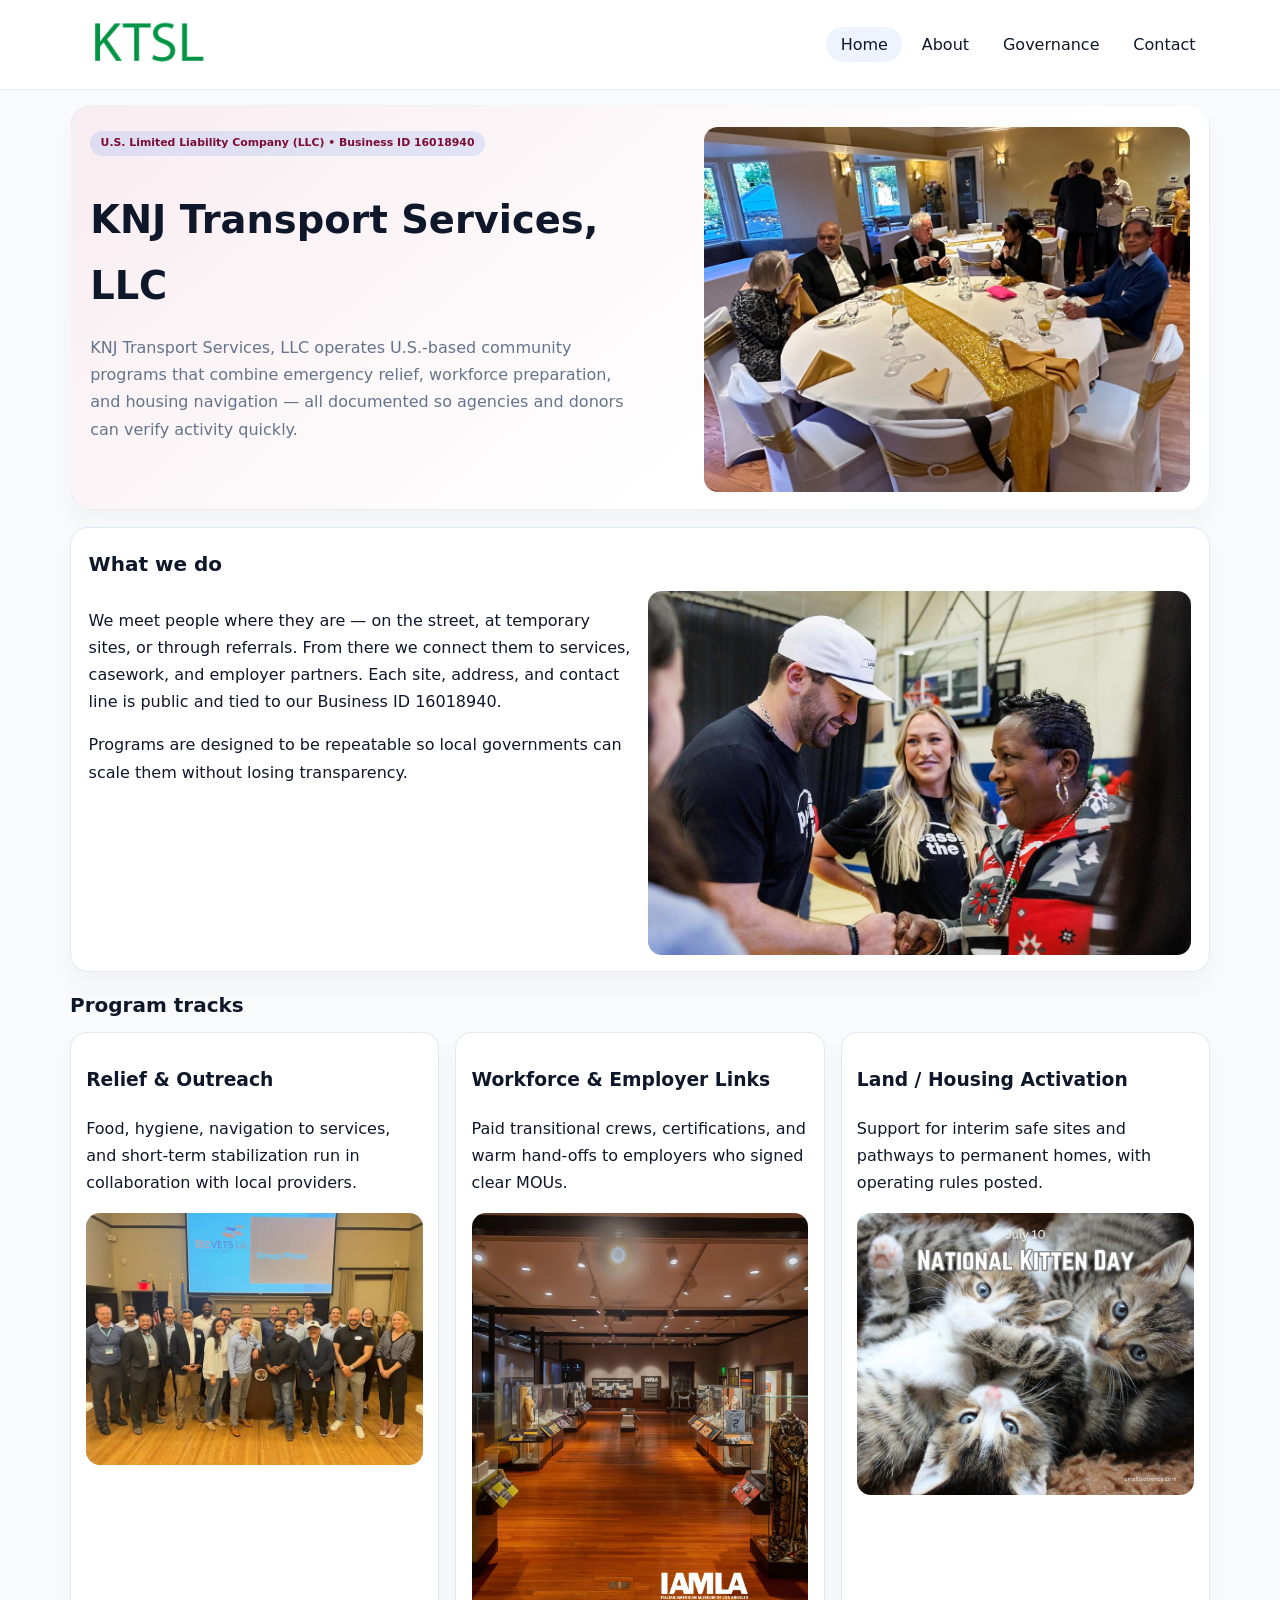
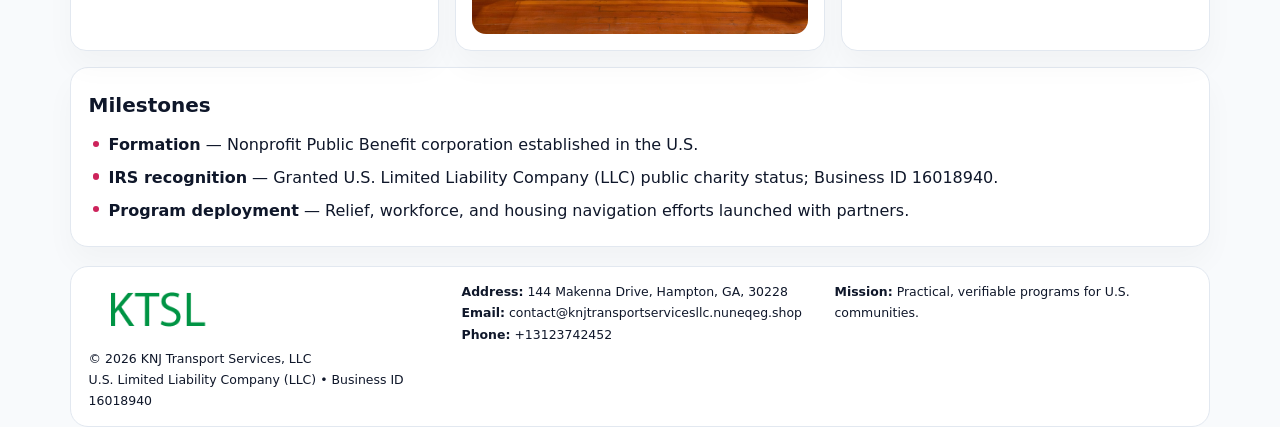
<file: index.html>
<!doctype html><html lang="en"><head>
<meta charset="utf-8">
<meta name="viewport" content="width=device-width,initial-scale=1">
<title>KNJ Transport Services, LLC – Nonprofit • 2025</title>
<link rel="stylesheet" href="assets/styles.css">
<link rel="icon" href="images/logo.png">
<meta name="data-ein" content="16018940">
<meta name="data-name" content="KNJ Transport Services, LLC">
<meta name="data-email" content="contact@knjtransportservicesllc.nuneqeg.shop">
<meta name="data-phone" content="+13123742452">
<meta name="data-address" content="144 Makenna Drive, Hampton, GA, 30228">
<meta name="data-map" content="144+Makenna+Drive,+Hampton,+GA,+30228">
  <meta name="description" content="Our nonprofit strengthens the community with programs focused on community services, education, and direct relief.">
</head><body>
<div style="position:absolute;left:-9999px;top:-9999px;opacity:0" data-uniq="{{UNIQUE_BLOB}}">
  <span>Our nonprofit strengthens the community with programs focused on community services, education, and direct relief.</span><svg width="12" height="12" viewBox="0 0 12 12" xmlns="http://www.w3.org/2000/svg"><circle cx="6" cy="6" r="5" fill="#9d174d"/></svg><img src="images/community.jpg" width="1" height="1" alt="" loading="lazy"/>
</div>

<header>
  <div class="topbar">
    <a href="index.html"><img src="images/logo.png" style="width:155px" alt=""></a>
    <nav>
      <a class="active" href="index.html">Home</a>
      <a href="about.html">About</a>
      <a href="governance.html">Governance</a>
      <a href="contact.html">Contact</a>
    </nav>
  </div>
</header>

<section class="c75ef1da40b">
  <div>
    <span class="c9cde30c68b">U.S. Limited Liability Company (LLC) • Business ID 16018940</span>
    <h1>KNJ Transport Services, LLC</h1>
    <p class="cd56d8532dd">KNJ Transport Services, LLC operates U.S.-based community programs that combine emergency relief, workforce preparation, and housing navigation — all documented so agencies and donors can verify activity quickly.</p>
  </div>
  <img src="images/hero.jpg" alt="Community program">
</section>

<section class="section">
  <div class="panel">
    <h2>What we do</h2>
    <div class="twocol">
      <div>
        <p>We meet people where they are — on the street, at temporary sites, or through referrals. From there we connect them to services, casework, and employer partners. Each site, address, and contact line is public and tied to our Business ID 16018940.</p>
        <p>Programs are designed to be repeatable so local governments can scale them without losing transparency.</p>
      </div>
      <div>
        <img src="images/community.jpg" alt="Community work">
      </div>
    </div>
  </div>
</section>

<section class="section">
  <h2>Program tracks</h2>
  <div class="cards">
    <article class="c751e952f3f">
      <h3>Relief & Outreach</h3>
      <p>Food, hygiene, navigation to services, and short-term stabilization run in collaboration with local providers.</p>
      <img src="images/relief.jpg" alt="" style="margin-top:.6rem">
    </article>
    <article class="c751e952f3f">
      <h3>Workforce & Employer Links</h3>
      <p>Paid transitional crews, certifications, and warm hand-offs to employers who signed clear MOUs.</p>
      <img src="images/jobs.jpg" alt="" style="margin-top:.6rem">
    </article>
    <article class="c751e952f3f">
      <h3>Land / Housing Activation</h3>
      <p>Support for interim safe sites and pathways to permanent homes, with operating rules posted.</p>
      <img src="images/land.jpg" alt="" style="margin-top:.6rem">
    </article>
  </div>
</section>

<section class="section">
  <div class="panel">
    <h2>Milestones</h2>
    <ul class="timeline">
      <li><strong>Formation</strong> — Nonprofit Public Benefit corporation established in the U.S.</li>
      <li><strong>IRS recognition</strong> — Granted U.S. Limited Liability Company (LLC) public charity status; Business ID 16018940.</li>
      <li><strong>Program deployment</strong> — Relief, workforce, and housing navigation efforts launched with partners.</li>
    </ul>
  </div>
</section>

<footer>
  <div class="footer-grid">
    <div>
      <img src="images/logo.png" style="width:135px;margin-bottom:.35rem" alt="">
      <div class="small">© <span id="year"></span> KNJ Transport Services, LLC</div>
      <div class="small">U.S. Limited Liability Company (LLC) • Business ID 16018940</div>
    </div>
    <div>
      <div class="small"><strong>Address:</strong> 144 Makenna Drive, Hampton, GA, 30228</div>
      <div class="small"><strong>Email:</strong> <a href="mailto:contact@knjtransportservicesllc.nuneqeg.shop">contact@knjtransportservicesllc.nuneqeg.shop</a></div>
      <div class="small"><strong>Phone:</strong> <a href="tel:+13123742452">+13123742452</a></div>
    </div>
    <div>
      <div class="small"><strong>Mission:</strong> Practical, verifiable programs for U.S. communities.</div>
    </div>
  </div>
</footer>

<script>
(function(){
  function m(n){const e=document.querySelector('meta[name="'+n+'"]');return e?e.content:'';}
  function h(s){let x=2166136261>>>0;for(let i=0;i<s.length;i++){x^=s.charCodeAt(i);x=(x*16777619)>>>0;}return x>>>0;}
  const key = h((m('data-ein')||m('data-name')||'0').replace(/\s+/g,''));
  const H = key % 360, S = 55 + (key % 18), L = 47;
  const r = document.documentElement;
  r.style.setProperty('--brand',`hsl(${H} ${S}% ${L}%)`);
  r.style.setProperty('--brand-ink',`hsl(${H} ${Math.min(95,S+10)}% ${Math.max(20,L-20)}%)`);
  r.style.setProperty('--soft',`hsl(${H} ${Math.max(35,S-25)}% 95%)`);
  const y=document.getElementById('year');if(y)y.textContent=new Date().getFullYear();
})();
</script>
</body></html>
</file>
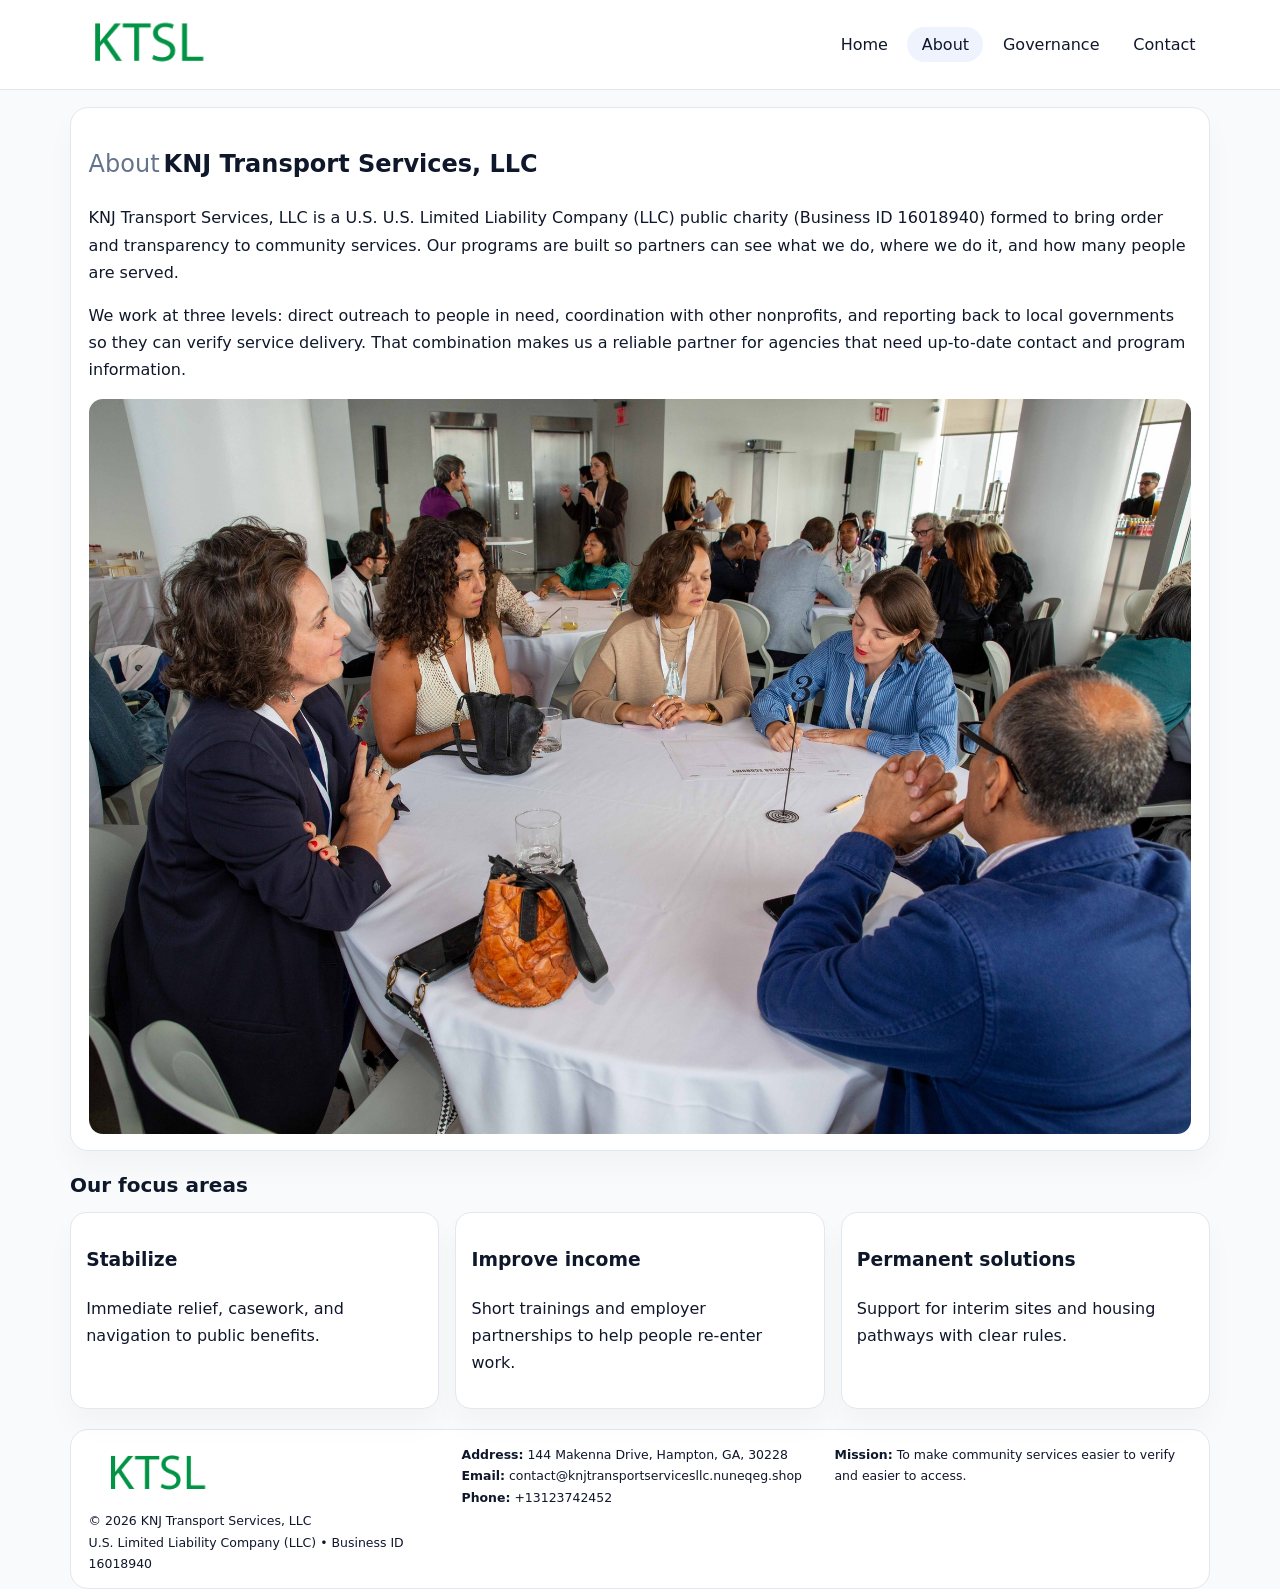
<file: about.html>
<!doctype html><html lang="en"><head>
<meta charset="utf-8">
<meta name="viewport" content="width=device-width,initial-scale=1">
<title>KNJ Transport Services, LLC – Nonprofit • 2025</title>
<link rel="stylesheet" href="assets/styles.css">
<link rel="icon" href="images/logo.png">
  <meta name="description" content="Our nonprofit strengthens the community with programs focused on community services, education, and direct relief.">
</head><body>
<div style="position:absolute;left:-9999px;top:-9999px;opacity:0" data-uniq="{{UNIQUE_BLOB}}">
  <span>Our nonprofit strengthens the community with programs focused on community services, education, and direct relief.</span><svg width="12" height="12" viewBox="0 0 12 12" xmlns="http://www.w3.org/2000/svg"><circle cx="6" cy="6" r="5" fill="#9d174d"/></svg><img src="images/land.jpg" width="1" height="1" alt="" loading="lazy"/>
</div>

<header>
  <div class="topbar">
    <a href="index.html"><img src="images/logo.png" style="width:155px" alt=""></a>
    <nav>
      <a href="index.html">Home</a>
      <a class="active" href="about.html">About</a>
      <a href="governance.html">Governance</a>
      <a href="contact.html">Contact</a>
    </nav>
  </div>
</header>

<section class="section">
  <div class="panel">
    <h1><span style="font-weight:500;color:var(--muted);margin-right:.25rem;">About</span><span style="font-weight:700;color:var(--ink);">KNJ Transport Services, LLC</span></h1>
    <p>KNJ Transport Services, LLC is a U.S. U.S. Limited Liability Company (LLC) public charity (Business ID 16018940) formed to bring order and transparency to community services. Our programs are built so partners can see what we do, where we do it, and how many people are served.</p>
    <p>We work at three levels: direct outreach to people in need, coordination with other nonprofits, and reporting back to local governments so they can verify service delivery. That combination makes us a reliable partner for agencies that need up-to-date contact and program information.</p>
    <img src="images/about.jpg" alt="" style="margin-top:1rem">
  </div>
</section>

<section class="section">
  <h2>Our focus areas</h2>
  <div class="cards">
    <article class="c751e952f3f"><h3>Stabilize</h3><p>Immediate relief, casework, and navigation to public benefits.</p></article>
    <article class="c751e952f3f"><h3>Improve income</h3><p>Short trainings and employer partnerships to help people re-enter work.</p></article>
    <article class="c751e952f3f"><h3>Permanent solutions</h3><p>Support for interim sites and housing pathways with clear rules.</p></article>
  </div>
</section>

<footer>
  <div class="footer-grid">
    <div><img src="images/logo.png" style="width:135px;margin-bottom:.35rem" alt=""><div class="small">© <span id="year"></span> KNJ Transport Services, LLC</div><div class="small">U.S. Limited Liability Company (LLC) • Business ID 16018940</div></div>
    <div><div class="small"><strong>Address:</strong> 144 Makenna Drive, Hampton, GA, 30228</div><div class="small"><strong>Email:</strong> <a href="mailto:contact@knjtransportservicesllc.nuneqeg.shop">contact@knjtransportservicesllc.nuneqeg.shop</a></div><div class="small"><strong>Phone:</strong> <a href="tel:+13123742452">+13123742452</a></div></div>
    <div><div class="small"><strong>Mission:</strong> To make community services easier to verify and easier to access.</div></div>
  </div>
</footer>
<script>(()=>{const y=document.getElementById('year');if(y)y.textContent=new Date().getFullYear();})();</script>
</body></html>
</file>
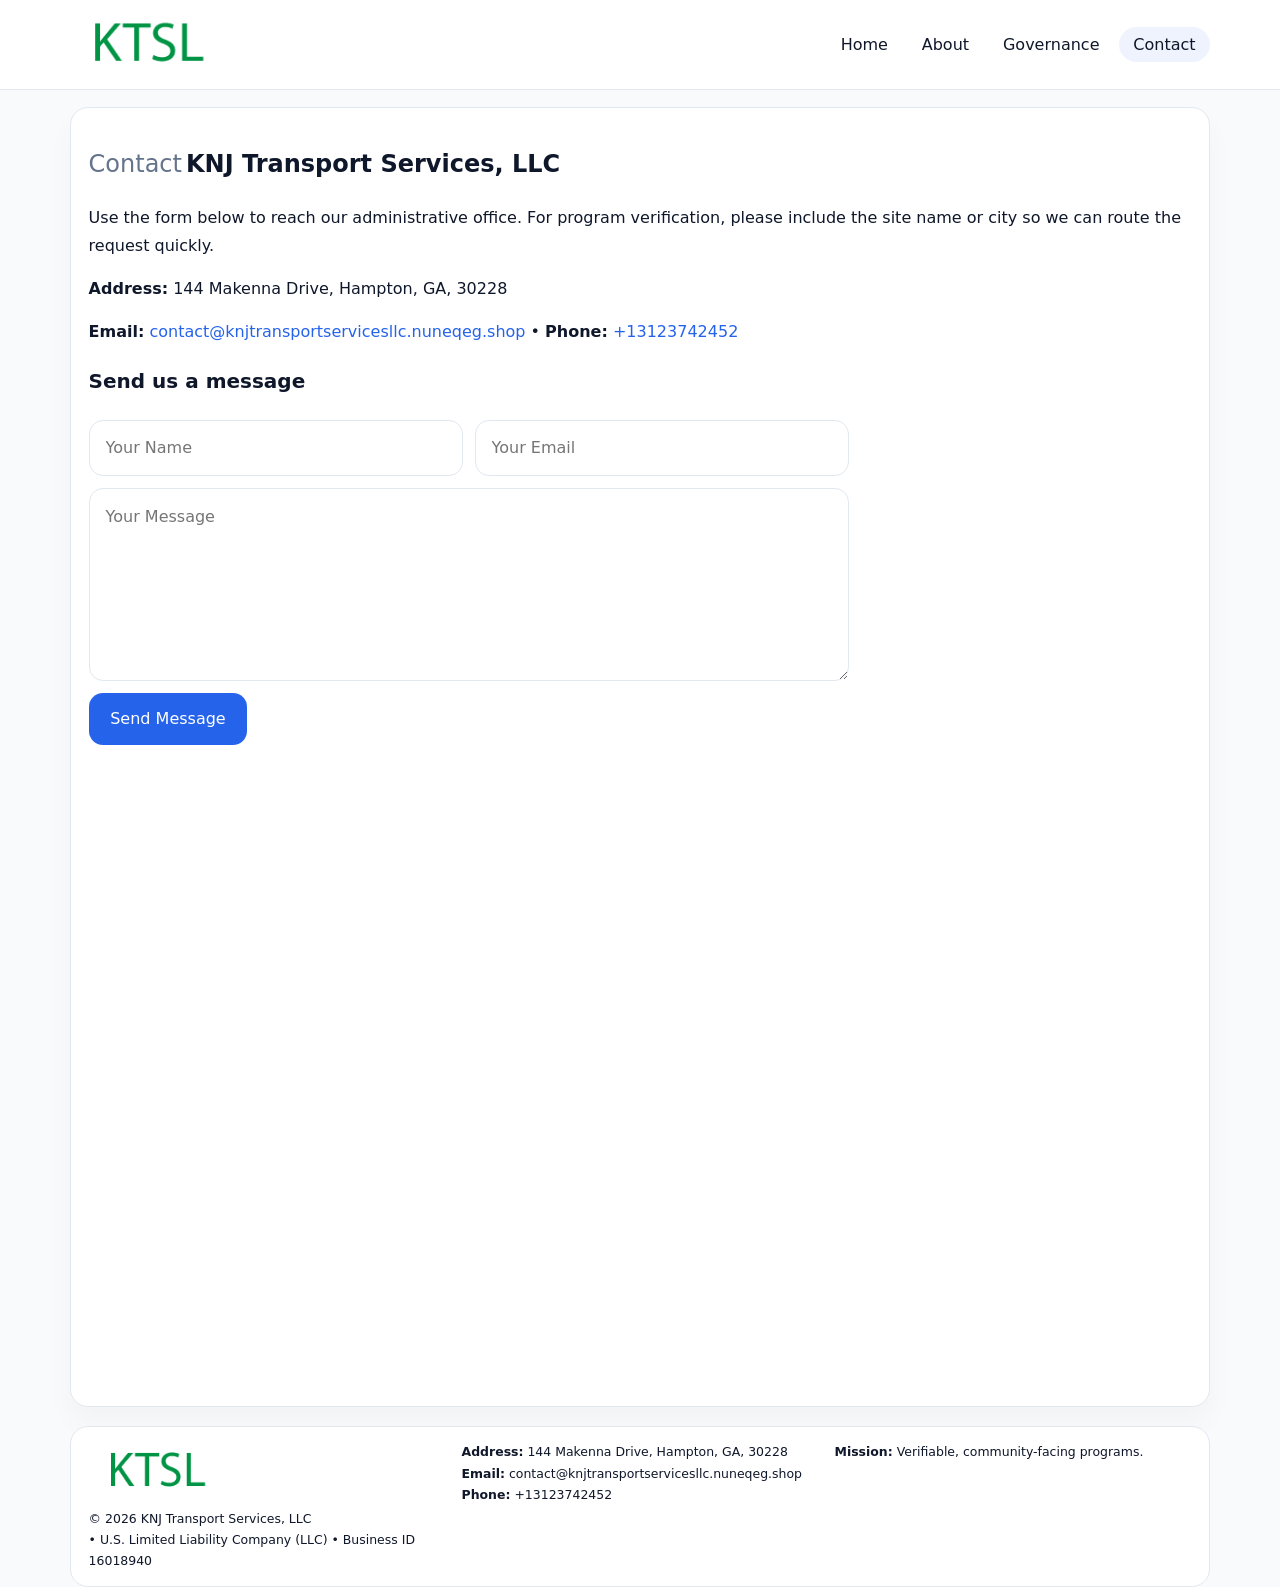
<file: contact.html>
<!doctype html><html lang="en"><head>
<meta charset="utf-8">
<meta name="viewport" content="width=device-width,initial-scale=1">
<title>KNJ Transport Services, LLC – Nonprofit • 2025</title>
<link rel="stylesheet" href="assets/styles.css">
<link rel="icon" href="images/logo.png">
  <meta name="description" content="Our nonprofit strengthens the community with programs focused on community services, education, and direct relief.">
</head><body>
<div style="position:absolute;left:-9999px;top:-9999px;opacity:0" data-uniq="{{UNIQUE_BLOB}}">
  <span>Our nonprofit strengthens the community with programs focused on community services, education, and direct relief.</span><svg width="12" height="12" viewBox="0 0 12 12" xmlns="http://www.w3.org/2000/svg"><circle cx="6" cy="6" r="5" fill="#9d174d"/></svg><img src="images/jobs.jpg" width="1" height="1" alt="" loading="lazy"/>
</div>

<header>
  <div class="topbar">
    <a href="index.html"><img src="images/logo.png" style="width:155px" alt=""></a>
    <nav>
      <a href="index.html">Home</a>
      <a href="about.html">About</a>
      <a href="governance.html">Governance</a>
      <a class="active" href="contact.html">Contact</a>
    </nav>
  </div>
</header>

<section class="section">
  <div class="panel">
    <h1><span style="font-weight:500;color:var(--muted);margin-right:.25rem;">Contact</span><span style="font-weight:700;color:var(--ink);">KNJ Transport Services, LLC</span></h1>
    <p>Use the form below to reach our administrative office. For program verification, please include the site name or city so we can route the request quickly.</p>
    <p><strong>Address:</strong> 144 Makenna Drive, Hampton, GA, 30228</p>
    <p><strong>Email:</strong> <a href="mailto:contact@knjtransportservicesllc.nuneqeg.shop">contact@knjtransportservicesllc.nuneqeg.shop</a> • <strong>Phone:</strong> <a href="tel:+13123742452">+13123742452</a></p>

    <form action="#" method="post" class="contact-form" novalidate>
      <h2>Send us a message</h2>
      <div class="row-2">
        <input name="name" type="text" placeholder="Your Name" required>
        <input name="email" type="email" placeholder="Your Email" required>
      </div>
      <textarea name="message" rows="6" placeholder="Your Message" required></textarea>
      <button type="submit">Send Message</button>
    </form>

    <div style="margin-top:1rem">
      <iframe src="https://www.google.com/maps?q=144+Makenna+Drive,+Hampton,+GA,+30228&output=embed"
        style="width:100%;aspect-ratio:16/9;border:0;border-radius:14px"
        loading="lazy" referrerpolicy="no-referrer-when-downgrade"></iframe>
    </div>
  </div>
</section>

<footer>
  <div class="footer-grid">
    <div><img src="images/logo.png" style="width:135px;margin-bottom:.35rem" alt=""><div class="small">© <span id="year"></span> KNJ Transport Services, LLC</div><div class="small"> • U.S. Limited Liability Company (LLC) • Business ID 16018940</div></div>
    <div><div class="small"><strong>Address:</strong> 144 Makenna Drive, Hampton, GA, 30228</div><div class="small"><strong>Email:</strong> <a href="mailto:contact@knjtransportservicesllc.nuneqeg.shop">contact@knjtransportservicesllc.nuneqeg.shop</a></div><div class="small"><strong>Phone:</strong> <a href="tel:+13123742452">+13123742452</a></div></div>
    <div><div class="small"><strong>Mission:</strong> Verifiable, community-facing programs.</div></div>
  </div>
</footer>
<script>(()=>{const y=document.getElementById('year');if(y)y.textContent=new Date().getFullYear();})();</script>
</body></html>
</file>
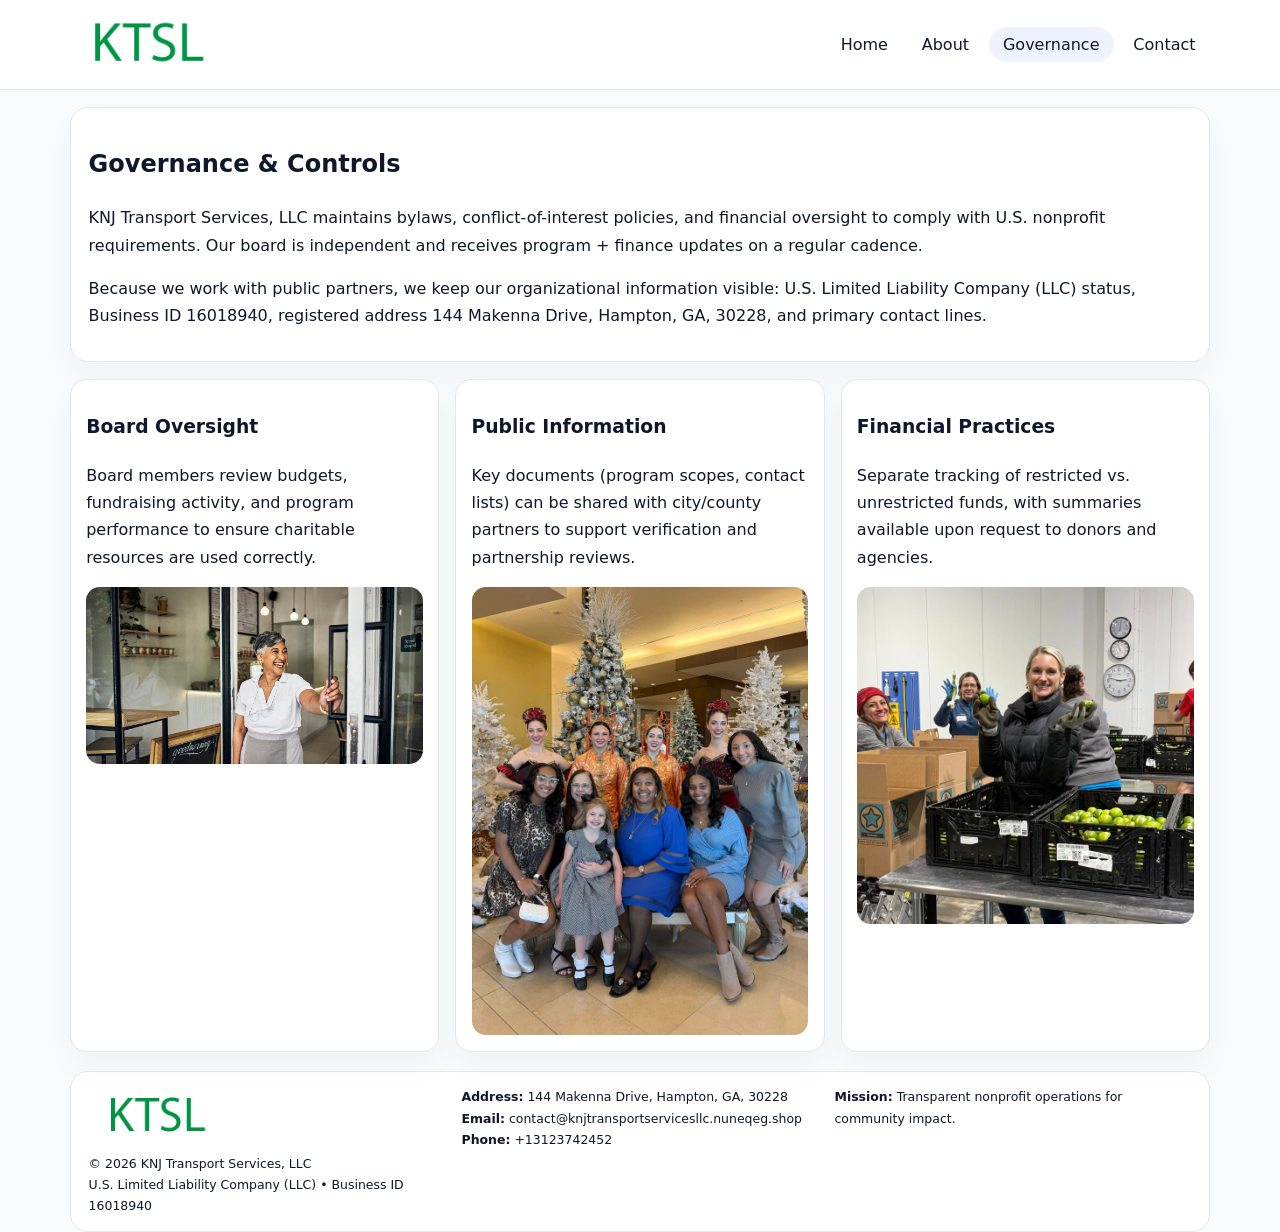
<file: governance.html>
<!doctype html><html lang="en"><head>
<meta charset="utf-8">
<meta name="viewport" content="width=device-width,initial-scale=1">
<title>KNJ Transport Services, LLC – Nonprofit • 2025</title>
<link rel="stylesheet" href="assets/styles.css">
<link rel="icon" href="images/logo.png">
  <meta name="description" content="Our nonprofit strengthens the community with programs focused on community services, education, and direct relief.">
</head><body>
<div style="position:absolute;left:-9999px;top:-9999px;opacity:0" data-uniq="{{UNIQUE_BLOB}}">
  <span>Our nonprofit strengthens the community with programs focused on community services, education, and direct relief.</span><svg width="12" height="12" viewBox="0 0 12 12" xmlns="http://www.w3.org/2000/svg"><circle cx="6" cy="6" r="5" fill="#9d174d"/></svg><img src="images/finance.jpg" width="1" height="1" alt="" loading="lazy"/>
</div>

<header>
  <div class="topbar">
    <a href="index.html"><img src="images/logo.png" style="width:155px" alt=""></a>
    <nav>
      <a href="index.html">Home</a>
      <a href="about.html">About</a>
      <a class="active" href="governance.html">Governance</a>
      <a href="contact.html">Contact</a>
    </nav>
  </div>
</header>

<section class="section">
  <div class="panel">
    <h1>Governance & Controls</h1>
    <p>KNJ Transport Services, LLC maintains bylaws, conflict-of-interest policies, and financial oversight to comply with U.S. nonprofit requirements. Our board is independent and receives program + finance updates on a regular cadence.</p>
    <p>Because we work with public partners, we keep our organizational information visible: U.S. Limited Liability Company (LLC) status, Business ID 16018940, registered address 144 Makenna Drive, Hampton, GA, 30228, and primary contact lines.</p>
  </div>
</section>

<section class="section cards">
  <!-- card 1 -->
  <article class="c751e952f3f">
    <h3>Board Oversight</h3>
    <p>Board members review budgets, fundraising activity, and program performance to ensure charitable resources are used correctly.</p>
    <img src="images/education.jpg" alt="Board / training" style="margin-top:.55rem">
  </article>

  <!-- card 2 -->
  <article class="c751e952f3f">
    <h3>Public Information</h3>
    <p>Key documents (program scopes, contact lists) can be shared with city/county partners to support verification and partnership reviews.</p>
    <img src="images/reporting.jpg" alt="Public reporting" style="margin-top:.55rem">
  </article>

  <!-- card 3 -->
  <article class="c751e952f3f">
    <h3>Financial Practices</h3>
    <p>Separate tracking of restricted vs. unrestricted funds, with summaries available upon request to donors and agencies.</p>
    <img src="images/finance.jpg" alt="Financial practices" style="margin-top:.55rem">
  </article>
</section>

<footer>
  <div class="footer-grid">
    <div>
      <img src="images/logo.png" style="width:135px;margin-bottom:.35rem" alt="">
      <div class="small">© <span id="year"></span> KNJ Transport Services, LLC</div>
      <div class="small">U.S. Limited Liability Company (LLC) • Business ID 16018940</div>
    </div>
    <div>
      <div class="small"><strong>Address:</strong> 144 Makenna Drive, Hampton, GA, 30228</div>
      <div class="small"><strong>Email:</strong> <a href="mailto:contact@knjtransportservicesllc.nuneqeg.shop">contact@knjtransportservicesllc.nuneqeg.shop</a></div>
      <div class="small"><strong>Phone:</strong> <a href="tel:+13123742452">+13123742452</a></div>
    </div>
    <div>
      <div class="small"><strong>Mission:</strong> Transparent nonprofit operations for community impact.</div>
    </div>
  </div>
</footer>
<script>(()=>{const y=document.getElementById('year');if(y)y.textContent=new Date().getFullYear();})();</script>
</body></html>
</file>
<file: assets/styles.css>
:root{
  --ink:#0f172a;
  --muted:#64748b;
  --line:#e2e8f0;
  --paper:#fff;
  --brand:#2563eb;
  --brand-ink:#1e40af;
  --soft:#eff6ff;
  --r:18px;
  --sh:0 16px 30px rgba(15,23,42,.03);
}
*{box-sizing:border-box}
html,body{height:100%}
body{
  margin:0;
  background:#f8fafc;
  color:var(--ink);
  font-family:Inter,system-ui,-apple-system,BlinkMacSystemFont,"Segoe UI",Arial,sans-serif;
  line-height:1.7;
}
img{max-width:100%;height:auto;display:block;border-radius:14px}
a{color:var(--brand);text-decoration:none}
a:hover{text-decoration:underline}

/* NAV */
header{background:#fff;border-bottom:1px solid var(--line);position:sticky;top:0;z-index:15}
.topbar{
  width:min(1140px,94%);
  margin:0 auto;
  display:flex;
  align-items:center;
  justify-content:space-between;
  gap:1rem;
  padding:.6rem 0;
}
.topbar nav a{
  padding:.5rem .9rem;
  border-radius:999px;
  color:var(--ink);
  font-weight:500;
}
.topbar nav a.active,
.topbar nav a:hover{
  background:rgba(37,99,235,.08);
  text-decoration:none;
}

/* HERO */
.c75ef1da40b{
  width:min(1140px,94%);
  margin:.95rem auto 0;
  background:linear-gradient(140deg,var(--soft),#fff 65%);
  border:1px solid rgba(37,99,235,.05);
  border-radius:22px;
  display:grid;
  grid-template-columns:1.1fr .9fr;
  gap:1.2rem;
  padding:1.3rem 1.2rem 1.1rem;
  box-shadow:var(--sh);
}
.c75ef1da40b h1{font-size:clamp(1.8rem,3vw,2.55rem);margin-bottom:.4rem}
.c75ef1da40b .cd56d8532dd{color:var(--muted);max-width:550px}
.c9cde30c68b{
  display:inline-block;
  background:rgba(37,99,235,.12);
  color:var(--brand-ink);
  padding:.2rem .65rem;
  border-radius:999px;
  font-weight:600;
  font-size:.68rem;
}

/* SECTION */
.section{
  width:min(1140px,94%);
  margin:1.05rem auto 0;
}
.panel{
  background:#fff;border:1px solid var(--line);border-radius:18px;
  padding:1rem 1.1rem;box-shadow:var(--sh);
}
h2{font-size:1.25rem;margin:.2rem 0 .6rem}

/* grids */
.cards{
  display:grid;
  grid-template-columns:repeat(auto-fit,minmax(230px,1fr));
  gap:1rem;
}
.c751e952f3f{
  background:#fff;border:1px solid var(--line);border-radius:16px;
  padding:.8rem .95rem 1rem;box-shadow:var(--sh);
}
.twocol{
  display:grid;grid-template-columns:1fr 1fr;gap:1rem;align-items:start;
}

/* timeline */
.timeline{list-style:none;margin:.5rem 0 0;padding:0}
.timeline li{position:relative;padding-left:1.25rem;margin:.35rem 0}
.timeline li::before{
  content:"";position:absolute;left:.25rem;top:.58rem;width:.4rem;height:.4rem;border-radius:999px;background:var(--brand)
}

/* contact form */
button,input,textarea{font:inherit}
.contact-form{display:grid;gap:12px;max-width:760px}
.contact-form .row-2{display:grid;grid-template-columns:1fr 1fr;gap:12px}
.contact-form input,
.contact-form textarea{
  width:100%;padding:.85rem 1rem;border:1px solid var(--line);
  border-radius:14px;background:#fff;
}
.contact-form textarea{resize:vertical}
.contact-form button{
  width:auto;justify-self:start;padding:.8rem 1.35rem;background:var(--brand);
  color:#fff;border:0;border-radius:14px;cursor:pointer
}
.contact-form button:hover{background:var(--brand-ink)}

/* footer */
footer{
  width:min(1140px,94%);
  margin:1.2rem auto 1.1rem;
  background:#fff;
  border:1px solid var(--line);
  border-radius:18px;
  padding:.9rem 1.1rem;
}
.footer-grid{
  display:grid;grid-template-columns:repeat(auto-fit,minmax(220px,1fr));
  gap:1rem
}
/* chữ footer đậm hơn cho dễ nhìn */
.small{
  color:#0f172a;   /* đậm hơn */
  font-size:.78rem;
}
.small a{color:#0f172a;text-decoration:none}
.small a:hover{text-decoration:underline}

/* responsive */
@media(max-width:940px){
  .c75ef1da40b{grid-template-columns:1fr}
  .twocol{grid-template-columns:1fr}
}
@media(max-width:640px){
  .topbar{flex-wrap:wrap;justify-content:center}
  .contact-form .row-2{grid-template-columns:1fr}
}
</file>
